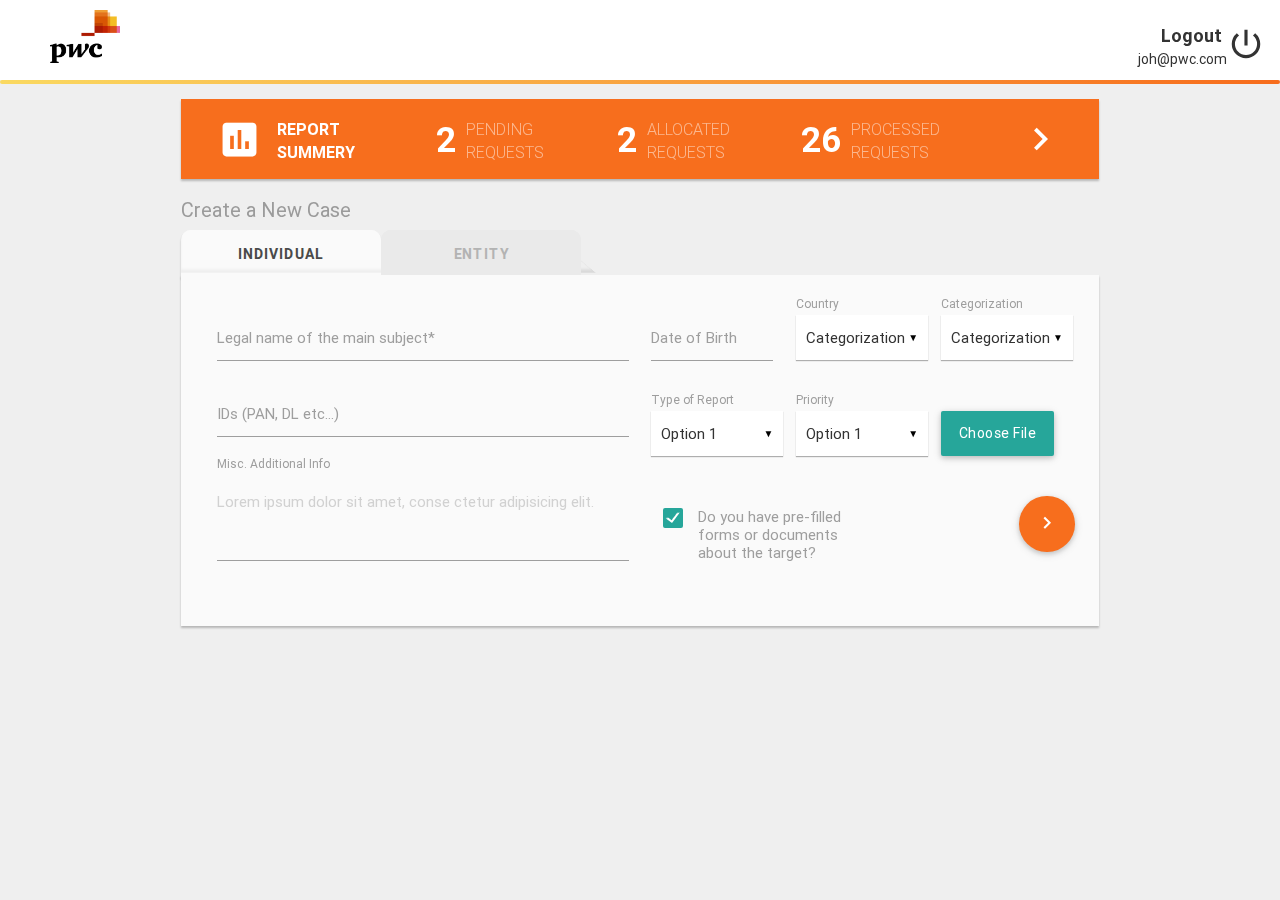
<file: index.html>
<!DOCTYPE html>
<html lang="en">
<head>
  <meta http-equiv="Content-Type" content="text/html; charset=UTF-8"/>
  <meta name="viewport" content="width=device-width, initial-scale=1, maximum-scale=1.0"/>
  <title></title>

  <!-- CSS  -->

  <link href="https://fonts.googleapis.com/icon?family=Material+Icons" rel="stylesheet">
    <link href="css/bootstrap.min.css" type="text/css" rel="stylesheet" />
  <link href="css/materialize.css" type="text/css" rel="stylesheet" media="screen,projection"/>
  <link href="css/style.css" type="text/css" rel="stylesheet" media="screen,projection"/>

</head>
<body>
  <div class="mdl-layout mdl-js-layout mdl-layout--fixed-header">
  <header class="mdl-layout__header">
    <div class="mdl-layout__header-row">
      <!-- Title -->
      <!-- Add spacer, to align navigation to the right -->
      <div class="mdl-layout-spacer"></div>
      <!-- Navigation. We hide it in small screens. -->
      <div class="left logos"></div>
      <div class="col-lg-12 col-md-12 col-sm-12">
        <ul class="right hidden-sm margin-top-bot">
          <li>
          	<div class="left lo-con">
            	<span class="logout hide-on-small-only">Logout</span>
                <span class="hide-on-small-only">joh@pwc.com</span>
            </div>
            <i class="left small material-icons powerbtn">&#xE8AC;</i>
         </li>
        </ul>
      </div>
    </div>
  </header>
 <div class="progress">
      <div class="indeterminate"></div>
  </div>
  </div>
  
  <div class="container">
  	<div class="row ">
      <div class="orange-bg padding col s12 m12 l12 bg-shadow">
          	<a class="" href="#">
            <ul class="collection collection-reset col-lg-12 col-md-12" >
            	<li class="collection-item-reset col l3 ">
                	<span class=" left"><i class="left sp-icon medium material-icons">insert_chart</i></span>
					<div class="valign caption active left sp sp-big">Report<br/>Summery</div>
                </li>
                <li class="collection-item-reset col l2 hide-on-small-only">
                  <span class="title left">2</span>
                <div class="valign caption left sp sp-opacity">Pending<br/>Requests</div></li>
                <li class="collection-item-reset col l3 hide-on-small-only" style="padding-left:50px;">
                 <span class="title left">2</span>
                <div class="valign caption left sp sp-opacity" >Allocated<br/>Requests</div>
                </li>
                <li class="collection-item-reset col l4">
                   <span class="title left hide-on-small-only">26</span>
                  <div class="valign caption left sp sp-opacity hide-on-small-only">Processed<br/>Requests</div>
                  <span class="right"><i class="sp-icon medium material-icons">keyboard_arrow_right</i></span>
                </li>
            </ul></a>
      </div>
    </div>

   <div class="row">
   	<h5 class="sub-head">Create a New Case</h5>
    <div class="col s12 m6 l6">
      <ul class="tabs" style="margin-left:-11px ">
        <li class="tab col s6 m2 l2 bg-shadow" style="z-index:-3;"><a class="active tab-bg" href="#test1">Individual</a></li>
        <li class="tab col s6 m2 l2 bg2 disabled" style="z-index:-2;"><a href="#test2" class="bg2">Entity</a></li>
      </ul>
    </div>
    <div id="test1" class="col s12 bg-shadow">
    
    	<!--Form Starting-->
  	<div class="row tab-bg no-margin-bottom">
      <form action="#" class="col s12 tab-bg pad-25">
        <div class="col s12 m6 l6">
        <div class="row">
          <div class="input-field col s12">
            <input id="first_name" type="text" class="validate"  required="">
            <label for="first_name" data-error="wrong" data-success="right"> Legal name of the main subject*</label>
          </div>
          <div class="input-field col s12">
            <input id="last_name" type="text" class="validate">
            <label for="last_name" data-error="wrong" data-success="right" >IDs (PAN, DL etc…)</label>
          </div>
          <div class="input-field col s12">
          <textarea id="textarea1" class="materialize-textarea validate" length="120" placeholder="Lorem ipsum dolor sit amet, conse ctetur adipisicing elit."></textarea>
          <label for="textarea1"  >Misc. Additional Info</label>
        </div>
        </div>
        </div>
        <div class="col s12 m6 l6">
            <div class="row">
              <div class="input-field col s12 m4 l4">
                  <input type="date" class="datepicker">
                  <label for="birthdate" class="datepicker">Date of Birth</label>
              </div>
              <div class="input-field col s12 m4 l4">
                      <select >
                      <option value="" disabled selected>Categorization</option>
                      <option value="1">Option 1</option>
                      <option value="2">Option 2</option>
                      <option value="3">Option 3</option>
                    </select>
                    <label>Country</label>
              </div>
              <div class="input-field col  s12 m4 l4">
                  <select>
                      <option value="" disabled selected>Categorization</option>
                      <option value="1">Option 1</option>
                      <option value="2">Option 2</option>
                      <option value="3">Option 3</option>
                    </select>
                    <label>Categorization</label>
              </div>
            </div>
            <div class="row">
              <div class="input-field col s12 m4 l4">
                  <select>
                      <option value="" disabled >Categorization</option>
                      <option value="1">Option 1</option>
                      <option value="2">Option 2</option>
                      <option value="3">Option 3</option>
                    </select>
                    <label>Type of Report</label>
              </div>
              <div class="input-field col s12 m4 l4">
                  <select>
                  <option value="" disabled >Categorization</option>
                  <option value="1">Option 1</option>
                  <option value="2">Option 2</option>
                  <option value="3">Option 3</option>
                </select>
                <label>Priority</label>
              </div>
              <div class="input-field col s12 m4 l4">
                <div class="file-field">
                  <div class="btn btn-pad">
                    <span class="file-btn">choose file</span>
                    <input type="file">
                  </div>
                  <div class="file-path-wrapper col s12 m12 l12">
                    <input class="file-path validate no-border-bottom file-text" style="height:auto;margin-bottom:0;" type="text">
                  </div>
                </div>
              </div>
            </div>
            <div class="row">
              <div class="input-field col  s12 m6 l6 no-margin-top">
                  <input type="checkbox" class="filled-in " id="filled-in-box" checked="checked" />
                 <label for="filled-in-box" style="line-height:18px;" data-error="wrong" data-success="right">Do you have pre-filled forms or documents about the target?</label>
              </div>
              <div class="input-field s12 m6 l6">
                <button type="submit" class="btn-floating btn-large waves-effect waves-light orange-bg right"><i class="material-icons">keyboard_arrow_right</i></button>

              </div>
            </div>
        </div>
      </form>
    </div>
  	<!--Form Ending -->
    
    
    </div>
    <div id="test2" class="col s12 disabled" >
    <!--Form Starting-->
    
    </div>
  </div>
  

  </div>
  
  <!--  Scripts-->
  <script src="https://code.jquery.com/jquery-2.1.1.min.js"></script>
  <script src="js/materialize.js"></script>
  <script src="js/init.js"></script>
  <script>
  	 $('.datepicker').pickadate({
    selectMonths: true, // Creates a dropdown to control month
    selectYears: 15, // Creates a dropdown of 15 years to control year
  });
  </script>

  <script>
  $(document).ready(function(){
    $('ul.tabs').tabs('select_tab', 'tab_id');
  });
  </script>
    <script>
   $(document).ready(function() {
    $('select').material_select();
  });
  </script>
 <!-- <script src="js/cbpFWTabs.js"></script>
		<script>
			(function() {

				[].slice.call( document.querySelectorAll( '.tabs' ) ).forEach( function( el ) {
					new CBPFWTabs( el );
				});

			})();
		</script>-->

  </body>
</html>
</file>
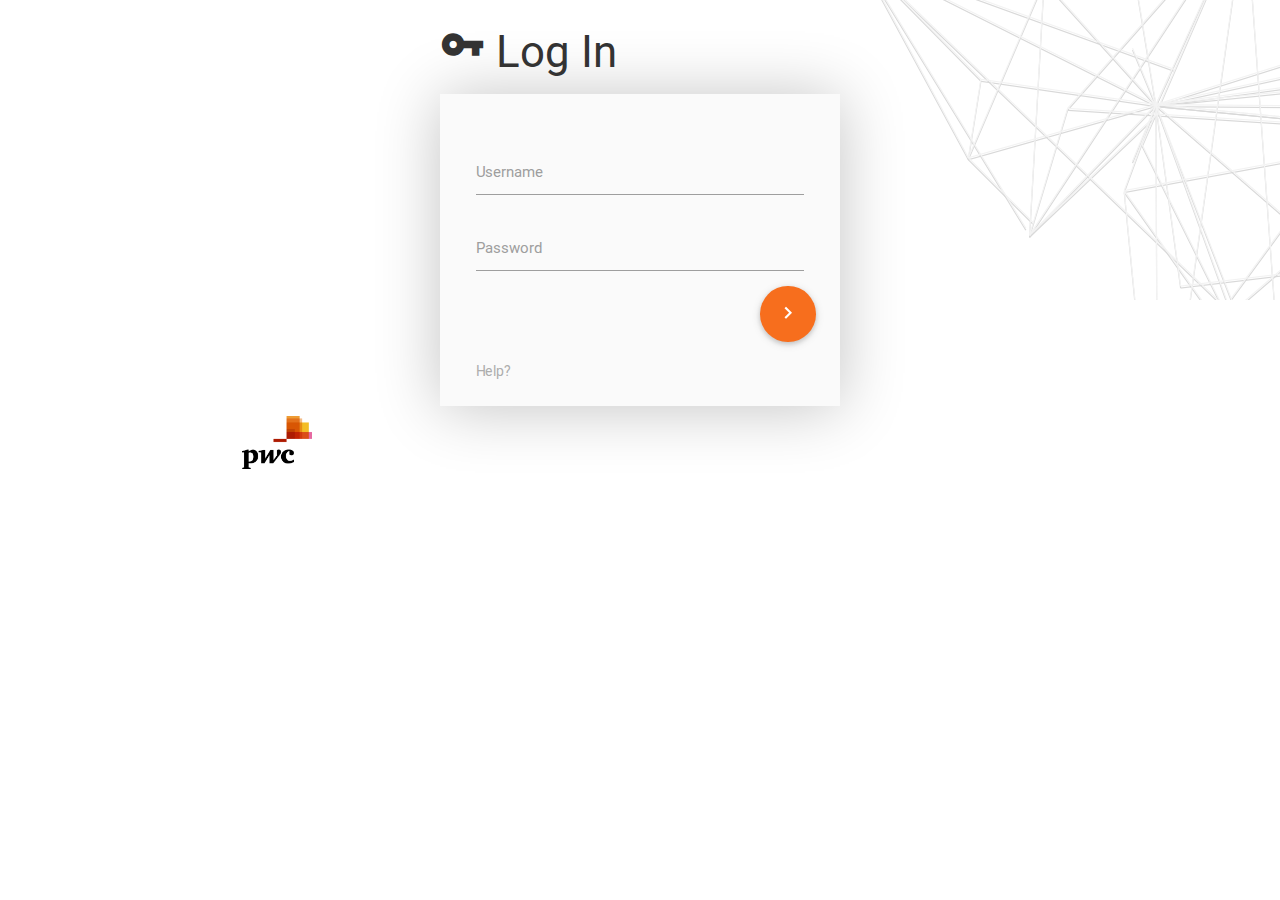
<file: login.html>
<!DOCTYPE html>
<html lang="en">
<head>
  <meta http-equiv="Content-Type" content="text/html; charset=UTF-8"/>
  <meta name="viewport" content="width=device-width, initial-scale=1, maximum-scale=1.0"/>
  <title></title>

  <!-- CSS  -->

  <link href="https://fonts.googleapis.com/icon?family=Material+Icons" rel="stylesheet">
    <link href="css/bootstrap.min.css" type="text/css" rel="stylesheet" />
  <link href="css/materialize.css" type="text/css" rel="stylesheet" media="screen,projection"/>
  <link href="css/style.css" type="text/css" rel="stylesheet" media="screen,projection"/>

</head>
<body style="background:#fff">
<div class="top-left-img right  hide-on-small-only"></div>
  <div class="container">
   <div class="row log-center">
   	<h3 class=""><i class="material-icons log-icon">&#xE0DA;</i> Log In</h3>
    <div id="test1" class="col s12 m12 l12 log-shadow">  
    	<!--Form Starting-->
  	<div class="row tab-bg no-margin-bottom">
      <form action="#" class="col s12 tab-bg pad-25">
        <div class="col s12">
        <div class="row">
          <div class="input-field col s12">
            <input id="last_name" type="text" class="validate">
            <label for="last_name" data-error="wrong" data-success="right" >Username</label>
          </div>
          <div class="input-field col s12">
            <input id="last_name" type="text" class="validate">
            <label for="last_name" data-error="wrong" data-success="right" >Password</label>
          </div>
          <div class="input-field s12 m6 l6">
                <button type="submit" class="btn-floating btn-large waves-effect waves-light orange-bg right"><i class="material-icons">keyboard_arrow_right</i></button>
          </div>

        </div>
          <div class="input-field s12 m6 l6">
               <p class="help">Help?</p>
          </div>
        </div>
        
      </form>
    </div>
  	<!--Form Ending -->
    
    
    </div>

  </div>
  <div class="left logos"></div>
  </div>
  
  <!--  Scripts-->
  <script src="https://code.jquery.com/jquery-2.1.1.min.js"></script>
  <script src="js/materialize.js"></script>
  <script src="js/init.js"></script>
  <script>
  	 $('.datepicker').pickadate({
    selectMonths: true, // Creates a dropdown to control month
    selectYears: 15, // Creates a dropdown of 15 years to control year
  });
  </script>

  <script>
  $(document).ready(function(){
    $('ul.tabs').tabs('select_tab', 'tab_id');
  });
  </script>
    <script>
   $(document).ready(function() {
    $('select').material_select();
  });
  </script>
 <!-- <script src="js/cbpFWTabs.js"></script>
		<script>
			(function() {

				[].slice.call( document.querySelectorAll( '.tabs' ) ).forEach( function( el ) {
					new CBPFWTabs( el );
				});

			})();
		</script>-->

  </body>
</html>
</file>
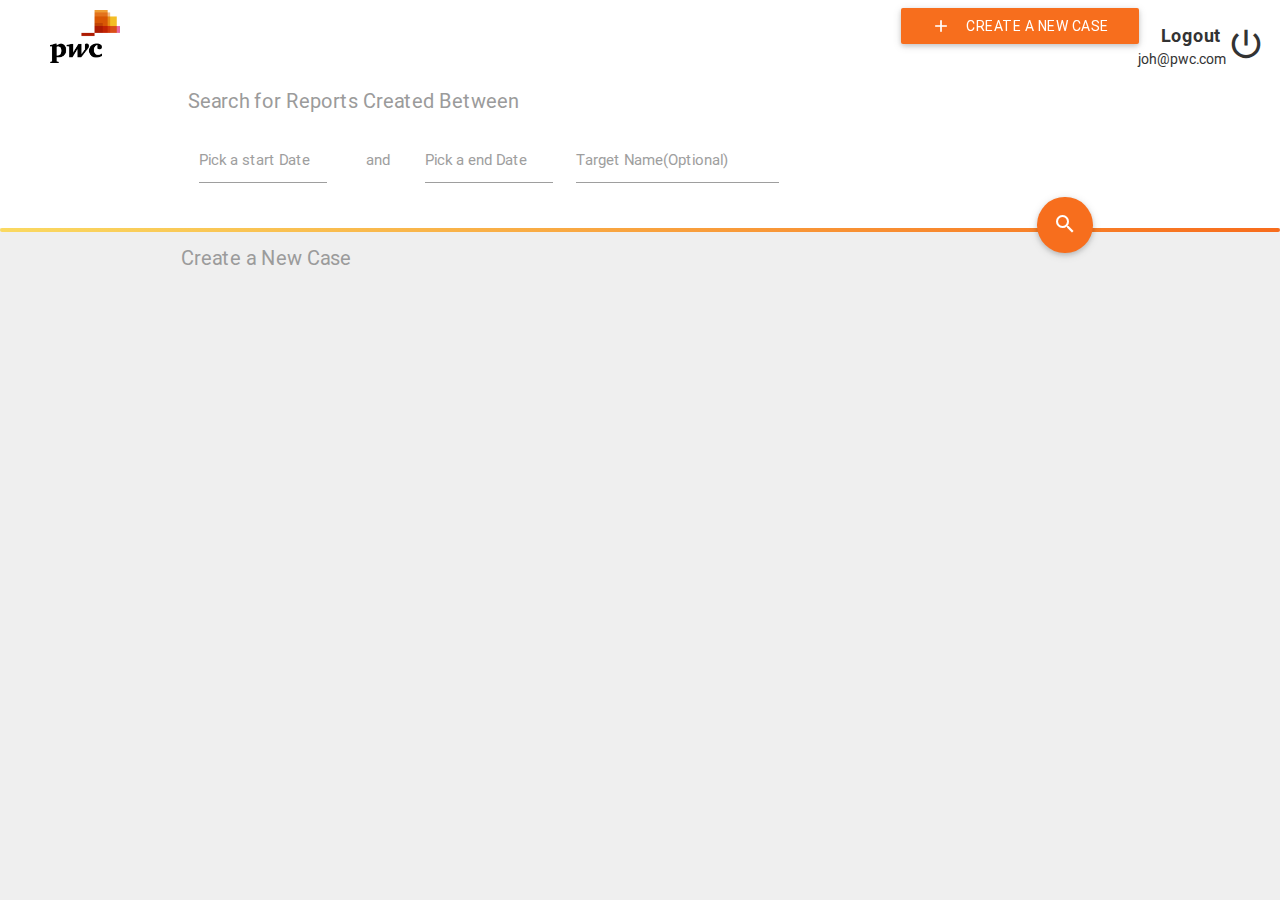
<file: search_reports.html>
<!DOCTYPE html>
<html lang="en">
<head>
  <meta http-equiv="Content-Type" content="text/html; charset=UTF-8"/>
  <meta name="viewport" content="width=device-width, initial-scale=1, maximum-scale=1.0"/>
  <title></title>

  <!-- CSS  -->

  <link href="https://fonts.googleapis.com/icon?family=Material+Icons" rel="stylesheet">
    <link href="css/bootstrap.min.css" type="text/css" rel="stylesheet" />
  <link href="css/materialize.css" type="text/css" rel="stylesheet" media="screen,projection"/>
  <link href="css/style.css" type="text/css" rel="stylesheet" media="screen,projection"/>
<style>
	#bg-white{
		background-color:#fff;
		}
</style>
</head>
<body>
  <div class="mdl-layout mdl-js-layout mdl-layout--fixed-header">
  <header class="mdl-layout__header">
    <div class="mdl-layout__header-row">
      <!-- Title -->
      <!-- Add spacer, to align navigation to the right -->
      <div class="mdl-layout-spacer"></div>
      <!-- Navigation. We hide it in small screens. -->
      <div class="left logos"></div>
      <div class="col s12 l6 m6">
        <ul class="right hidden-sm margin-top-bot">
          <li>
            <a class=" left create-btn orange-bg waves-effect waves-light btn"><i class="material-icons left">add</i>Create a new case</a>
          	<div class="left lo-con">
            	<span class="logout hide-on-small-only">Logout</span>
                <span class="hide-on-small-only">joh@pwc.com</span>
            </div>
            <i class="left small material-icons powerbtn">&#xE8AC;</i>
         </li>
        </ul>
      </div>
    </div>
  </header>
 <main> 
 <div class="searching">
    <div class="container">

      <div class="row">
    <h5 class="sub-head">Search for Reports Created Between</h5>
    
            <div class="input-field col s12 m2 l2">
                <input type="date" class="datepicker">
                 <label for="birthdate" class="datepicker">Pick a start Date</label>
                    
            </div>
            <div class="input-field col s12 m1 l1">
                 <label>&nbsp; &nbsp; and &nbsp; &nbsp;</label>
            </div>
            <div class="input-field col s12 m2 l2">
                <input type="date" class="datepicker">
                 <label for="birthdate" class="datepicker">Pick a end Date</label>  
            </div>
            <div class=" input-field col s12 m3 l3">
                    <input id="first_name" type="text" class="validate"  required="">
                    <label for="first_name" data-error="wrong" data-success="right"> Target Name(Optional)</label>
            </div>
            <div class="input-field s12 m6 l6 search-icon">
                <button type="submit" class="btn-floating btn-large waves-effect waves-light orange-bg right"><i class="material-icons">search</i></button>
          </div>
      </div>
  </div>
 </div>

   <div class="progress">
      <div class="indeterminate"></div>
  </div>
  
  <div class="container">
   <div class="row">
   	<h6 class="sub-head">Create a New Case</h6>
   
    <!--Form Starting-->
    
    </div>
  </div>
</main>  
  <!--  Scripts-->
  <script src="https://code.jquery.com/jquery-2.1.1.min.js"></script>
  <script src="js/materialize.js"></script>
  <script src="js/init.js"></script>
  <script>
  	 $('.datepicker').pickadate({
    selectMonths: true, // Creates a dropdown to control month
    selectYears: 15, // Creates a dropdown of 15 years to control year
  });
  </script>

  <script>
  $(document).ready(function(){
    $('ul.tabs').tabs('select_tab', 'tab_id');
  });
  </script>
    <script>
   $(document).ready(function() {
    $('select').material_select();
  });
  </script>
 <!-- <script src="js/cbpFWTabs.js"></script>
		<script>
			(function() {

				[].slice.call( document.querySelectorAll( '.tabs' ) ).forEach( function( el ) {
					new CBPFWTabs( el );
				});

			})();
		</script>-->

  </body>
</html>
</file>
<file: css/style.css>
/* Custom Stylesheet */
/**
 * Use this file to override Materialize files so you can update
 * the core Materialize files in the future
 *
 * Made By MaterializeCSS.com
 */
 body{
 	font-family: roboto;
 }
header{
	background: #fff!important;
	height: 80px;
}
.powerbtn{
	font-size: 2.5rem !important;
    margin-top: 18px;
}
.searching{
	margin-top: -12px;
	background: #fff;
	    padding: 10px;
}
.search-icon{
	position: relative;
    top: 70px;
}
.row {
    margin-left: auto;
    margin-right: auto;	
}
.lo-con{
	margin-top: 15px;
}
.top-left-img{
background: url('../img/pg1.png') no-repeat;
position: absolute;
right: 0;
top: 0;
z-index: -1;
height: 300px;
width: 400px;
}
.logout{
        font-size: 18px;
    text-align: right;
    margin-right: 5px;
    font-weight: 700;
    cursor: pointer;
    }
.logos{
	background: url('../img/logo.png');
	background-size: contain;
    display: inline-block;
    background-repeat: no-repeat;
    width: 70px;
    height: 60px;
    margin-left: 50px;
    margin-top: 10px;
}
header nav{
	background: #fff!important;
	height:80px;
}
.icon-block {
  padding: 0 15px;
}
.icon-block .material-icons {
	font-size: inherit;
}
.collection{
	color:#fff!important;
	padding: 10px;
}
.collection h5{
margin-top:3px;}
.orange-bg{
	background-color:#f76e1d;
	}
.collection-item{
	display:inline-block !important;
	}
	.collection .collection-item-reset {
    background-color: transparent !important;
    line-height: 1.5rem;
	padding:0px 15px;
    margin: 0;
    border-bottom: none !important;
    display:inline-block ;
	}
.padding{	
    padding-bottom: 3px;
	}	
.collection-reset{
	margin: 0 !important;
	border:none;
	}
.no-margin-bottom{
	margin-bottom:0px;
	}		
.title{
		font-size: 35px;
    margin-top: 20px;
	font-weight:700;
    margin-right: 10px;
	}
.sp{
		margin-top: 9px;
	    font-size: 16px;
	    font-weight: 300;
	    font-family: roboto;
	}
.sp-big{
	font-weight:700;
	text-transform:uppercase;
	}			
.sp-icon{
	position: relative;
		font-size: 3rem !important;
    margin-top: 8px;
	}	
.sp-opacity{
	font-weight:300;
	opacity:0.5;
	text-transform:uppercase;
	}	
.ic{

}
.logout{
	display:block;
	}
.logout h5{
	font-size:1.1em;
	text-align:right;
	font-weight:600;
	text-transform:uppercase;
	}
.margin-top-bot{
	margin:8px 0px;
		}
.log-shadow{
	    box-shadow: 0px 2px 60px 0px rgba(0,0,0,0.24);
}
.log-center{
	    margin: 0 auto !important;
    max-width: 400px;
}
.log-title{
	color:#000;
}
.log-icon{
	font-size: 45px;
}
.help{
	    color: #ADADAD;
}
.title2{
	font-size:3em;
	}
	.progress{
	margin: 0 0 1rem 0;
	background: #fad961;
	background: -moz-linear-gradient(left, #fad961 0%, #f76c1c 100%);
	background: -webkit-gradient(left top, right top, color-stop(0%, #fad961), color-stop(100%, #f76c1c));
	background: -webkit-linear-gradient(left, #fad961 0%, #f76c1c 100%);
	background: -o-linear-gradient(left, #fad961 0%, #f76c1c 100%);
	background: -ms-linear-gradient(left, #fad961 0%, #f76c1c 100%);
	background: linear-gradient(to right, #fad961 0%, #f76c1c 100%);
	filter: progid:DXImageTransform.Microsoft.gradient( startColorstr='#fad961', endColorstr='#f76c1c', GradientType=1 );
	}
.progress .indeterminate {
    background-color: #f76b1c;
}
.progress .indeterminate::before {
    border-radius:4px;
}
.tabs .indicator {
    position: absolute;
    bottom: 0;
    height: 2px;
     background-color: transparent; 
    will-change: left, right;
}
.disabled{
	background-color:#eaeaea !important;
	}
.tabs .tab.disabled a {
color: #b3b3b3 !important;
cursor: default;
}
.tab-bg{
	background-color:#fafafa;
	}
.tabs .tab {
    -webkit-box-flex: 1;
    -webkit-flex-grow: 1;
    -ms-flex-positive: 1;
	background-color:#fafafa;
    flex-grow: 1;
    display: block;
    float: left;
    text-align: center;
    line-height: 48px;
    height: 48px;
    padding: 0;
    margin: 0;
    text-transform: uppercase;
    text-overflow: ellipsis;
    overflow: hidden;
    letter-spacing: .8px;
    width: 15%;
	border-radius:10px 10px 0px 0px;
    max-width: 200px;
}
  @media only screen and (max-width : 600px) {
    .tabs .tab {
      text-align: left;
      padding-left: 10px; } }
  @media only screen and (min-width : 601px) and (max-width : 992px) {
    .tabs .tab {
       text-align: left;
      padding-left: 10px;} }
.tabs .tab a {
    color: #4a4a4a;
    display: block;
    width: 200px;
	font-weight:800;
	background-color:#fafafa;
    height: 100%;
    text-overflow: ellipsis;
	text-decoration:none;
    overflow: hidden;
    -webkit-transition: color .28s ease;
    -moz-transition: color .28s ease;
    -o-transition: color .28s ease;
    -ms-transition: color .28s ease;
    transition: color .28s ease;
}	
.tabs .tab::after {
		position: absolute;
	top: 0;
	right: 0;
	bottom: 0;
	left: 0;
	z-index: -1;
	outline: 1px solid transparent;
	border-radius: 10px 10px 0 0;
	box-shadow: inset 0 -3px 3px rgba(0,0,0,0.05);
	content: '';
	-webkit-transform: perspective(5px) rotateX(0.93deg) translateZ(-1px);
	transform: perspective(5px) rotateX(0.93deg) translateZ(-1px);
	-webkit-transform-origin: 0 0;
	transform-origin: 0 0;
	-webkit-backface-visibility: hidden;
	backface-visibility: hidden;
	}
.tabs .tab a:hover{
	color:#4a4a4a !important;
	}
.row .col.s3 {
    width: 25%;
    margin-left: 0;
    margin-right: 5px;
}
.bg2{
	background-color:#eaeaea !important;
	}
.tabs{
	background-color:transparent;
	height:45px;
	}
.pad-25{
	padding:25px !important;	
}	
	body{
		background-color:#efefef;
		}
.demo-card-wide.mdl-card {
  width: 512px;
}
.demo-card-wide > .mdl-card__title {
  color: #fff;
  height: 176px;
  background: url('../assets/demos/welcome_card.jpg') center / cover;
}
.demo-card-wide > .mdl-card__menu {
  color: #fff;
}
.btn-floating, .btn-floating:hover{
	background-color:#f76e1d !important;
	}
.btn-floating, .btn-floating:active{
		background-color:#f76e1d !important;
	}
input[type=text]:focus:not([readonly]),input[type=password]:focus:not([readonly]),input[type=email]:focus:not([readonly]),input[type=url]:focus:not([readonly]),input[type=time]:focus:not([readonly]),input[type=date]:focus:not([readonly]),input[type=datetime-local]:focus:not([readonly]),input[type=tel]:focus:not([readonly]),input[type=number]:focus:not([readonly]),input[type=search]:focus:not([readonly]),textarea.materialize-textarea:focus:not([readonly]){
border-bottom:1px solid #9e9e9e;box-shadow:0 1px 0 0 #9e9e9e}input[type=text]:focus:not([readonly])+label,input[type=password]:focus:not([readonly])+label,input[type=email]:focus:not([readonly])+label,input[type=url]:focus:not([readonly])+label,input[type=time]:focus:not([readonly])+label,input[type=date]:focus:not([readonly])+label,input[type=datetime-local]:focus:not([readonly])+label,input[type=tel]:focus:not([readonly])+label,input[type=number]:focus:not([readonly])+label,input[type=search]:focus:not([readonly])+label,textarea.materialize-textarea:focus:not([readonly])+label{color:#9e9e9e
}
.dropdown-content li > a, .dropdown-content li > span {
    color: rgba(0, 0, 0, 0.87) !important;
    
}		
.select-wrapper input.select-dropdown {
border-bottom:none;
background-color:#fff;
padding:0px 0px 0px 10px;
box-shadow:0px 1px 1px rgba(0,0,0,0.3);
}
.caret{
	z-index:2;
	}
.select-wrapper + label {
    top: -20px;
}
.bg-shadow{
	box-shadow:0px 2px 2px 0px rgba(0,0,0,0.24);
	}
.no-border-bottom{
	border-bottom:none !important;
	}
.no-margin-top{
	margin-top:0;
	}
.sub-head{
	font-size:20px;
	color:#9b9b9b;
	}
.file-text{
	font-size:13px;
	color:rgba(0,0,0,0.54)
	}
.file-btn{
font-size:14px;
text-transform:capitalize;
letter-spacing:0.4;
line-height:2rem;	
}
.btn-pad{
	padding:0 1.2rem;
	}
</file>
